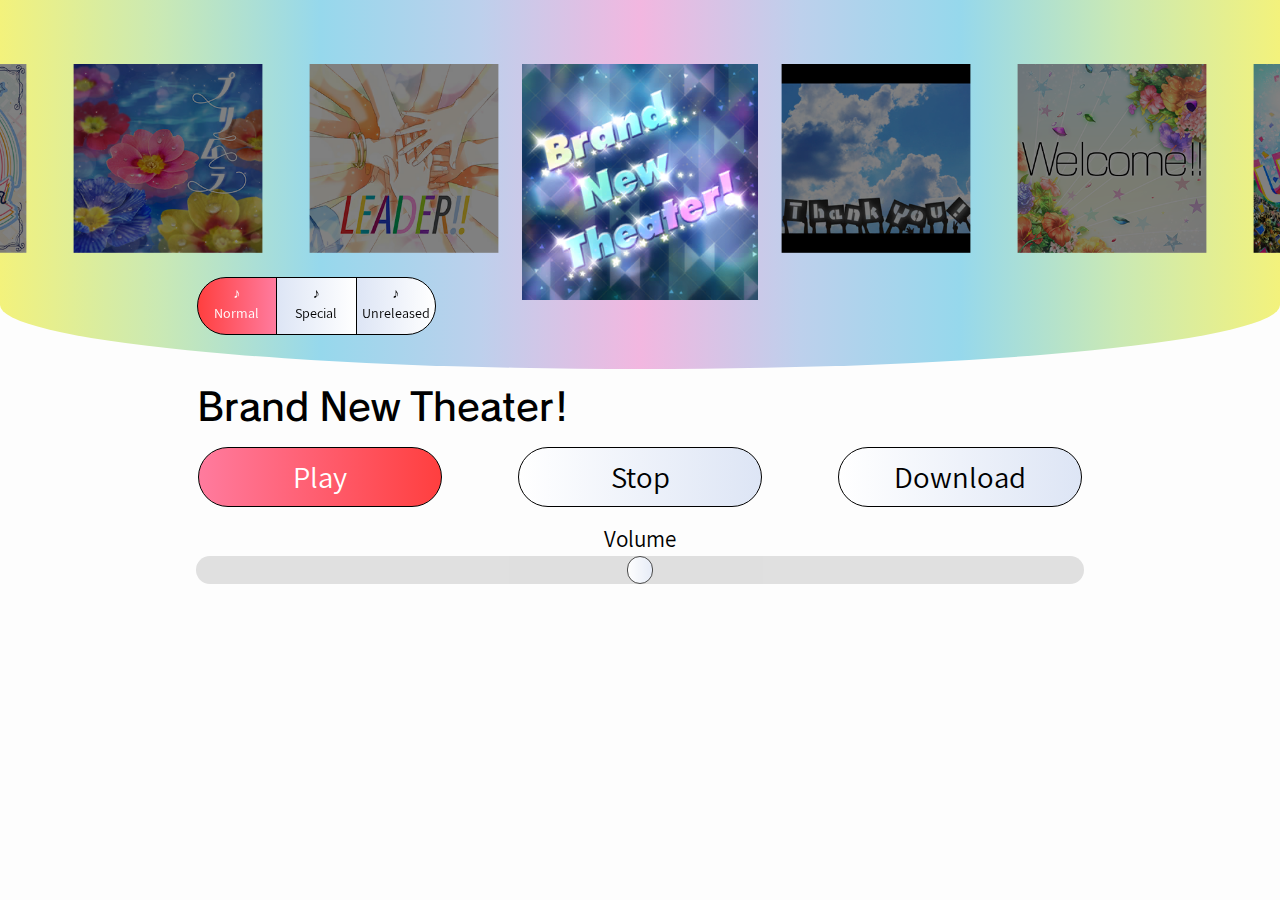
<file: music/inst/index.html>
<!DOCTYPE html>
<html>
<head>
  <title>Mirishita Instrumentals</title>
  <meta charset="UTF-8">
  <link rel="shortcut icon" type="image/x-icon" href="./favicon.ico"/>
  <link rel="stylesheet" type="text/css" href="./slick/slick.css">
  <style type="text/css">
    @font-face {
        font-family: Mirishita;
        src: url(./font/mirishita.ttf);
    }
  
    @font-face {
        font-family: Assistant;
        src: url(./font/assistant.ttf);
    }
    
	html, body {
	    font-family: Assistant;
        margin: 0;
        padding: 0;
		text-align: center;
		background-color: #FDFDFD;
    }

    * {
        box-sizing: border-box;
    }
	
	.sliderbackground {
		z-index: 0;
	}
	
    .slider {
        width: 100%;
        padding-top: 5%;
		z-index: 0;
    }
	
	.spacer {
		border-radius:0 0 100% 100%;
        margin-top: -5%;
        padding-bottom: 10%;
	}
	
	.all {
	    background: linear-gradient(to right, #F3F27C , #CAE9B4, #96D8EC, #BDD0EC, #F2B7E0, #BDD0EC, #96D8EC, #CAE9B4, #F3F27C);
	}
	
	.princess {
	    background: linear-gradient(to right, #E7B3A4 , #D8949F, #E690BA, #D8949F, #E7B3A4);
	}
	
	.fairy {
	    background: linear-gradient(to right, #90E8EF , #70B8DE, #6A9FEF, #70B8DE, #90E8EF);
	}
	
	.angel {
	    background: linear-gradient(to right, #D5F178 , #D7D26A, #E9CB73, #D7D26A, #D5F178);
	}
	
	.ex {
	    background: linear-gradient(to right, #B9EF8F , #80DF70, #6AEF75, #80DF70, #B9EF8F);
	}
	
    .slick-slide img {
      width: 100%;
    }

    .slick-prev:before,
    .slick-next:before {
      color: black;
    }

    .slick-slide {
      transition: all ease-in-out .3s;
	  filter: brightness(50%);
      transform: scale(.8) translateY(-12.5%);
    }

    .slick-current {
      transform: none;
	  filter: brightness(100%);
    }
	
	.nowplaying {
		margin-top: 1%;
		margin-left: 1%;
	    z-index: 1;
		position: relative;
	    float: left;
	    font-family: Assistant;
		font-size: 2vw;
	}
	
	.songname {
		margin-top: 2%;
	    font-family: Mirishita;
	    margin-left: 15.4%;
	    text-align: left;
		font-size: 3vw;
		line-height: 2.5ex;
		margin-bottom: 1%;
	}
	
	.button {
	    width: 19%;
	    font-family: Assistant;
		text-align: center;
        margin: 0% 3%;
		padding-top: 0.7%;
		padding-bottom: 0.7%;
		text-decoration: none;
		display: inline-block;
		font-size: 2.4vw;
		border-radius:5em;
		border: black;
		border-style: solid;
		border-width: thin;
	}
	
	label {
	    font-family: Assistant;
		text-align: center;
		font-size: 1.1vw;
		-webkit-touch-callout: none;
		-webkit-user-select: none;
		-khtml-user-select: none;
		-moz-user-select: none;
        -ms-user-select: none;
		user-select: none;
		line-height: 1.4em;
		padding-top: 1%;
		padding-bottom: 1.6%;
		border: black;
		border-style: solid;
		border-width: thin;
		display: inline-block;
	    background: linear-gradient(to right, #DDE5F5, #FFFFFF);
		margin-left: -1px;
	}
	
	.radiogroup {
		position: relative;
		width: 49.5%;
		margin-top: -7.2%;
		z-index: 1;
	}
	
	.leftbutton {
	    width: 12.7%;
		border-radius:5em 0em 0em 5em;
	}
	
	.middlebutton {
	    width: 12.7%;
		border-radius:0em;
	}
	
	.rightbutton {
	    width: 12.7%;
		border-radius:0em 5em 5em 0em;
	}
	
	.redbutton {
		color: white;
	    background: linear-gradient(to right, #FF7B9E , #FF3F3F);
	}
	
	.redbutton:active {
	    background: linear-gradient(to right, #E15D80 , #E12020);
	}
	
	.whitebutton {
		color: black;
	    background: linear-gradient(to right, #FFFFFF , #DDE5F5);
	}
	
	.whitebutton:active {
	    background: linear-gradient(to right, #E1E1E1 , #BFC7D7);
	}
	
	.volume-slider {
	    width: 100%;
		padding-top: 1.3%;
		text-align: center;
		color: black;
		display: inline-block;
		font-size: 1.8vw;
		text-decoration: none;
	}
	
	input[type=range] {
	    -webkit-appearance: none;
		appearance: none;
	    width: 69.3%;
		border-radius:5em;
		background: #d3d3d3;
		outline: none;
		opacity: 0.7;
		transition: opacity .2s;
	}
	
	input[type=range]::-moz-range-track {
		padding: 1.5% 0%;
		border-radius:5em;
		background: #d3d3d3;
	}
	
	input[type=range]::-ms-track {
		height: 0%;
		display: none;
	}

	input[type=range]:hover {
		opacity: 1;
	}
	
	input[type=range]::-webkit-slider-thumb {
	    -webkit-appearance: none;
		border: 1px solid #000000;
		padding: 1.45% 0%;
		height: 100%;
		width: 3%;
		border-radius:5em;
	    background: linear-gradient(to right, #FFFFFF , #DDE5F5);
		cursor: pointer;
		margin-top: 0%;
	}

	input[type=range]::-moz-range-thumb {
	    appearance: none;
		border: 1px solid #000000;
		padding: 0.9% 0%;
		height: 100%;
		width: 3%;
		border-radius:5em;
	    background: linear-gradient(to right, #FFFFFF , #DDE5F5);
		cursor: pointer;
	}

	input[type=range]::-ms-thumb {
		border: 1px solid #000000;
		padding: 100% 100%;
		height: 100%;
		width: 100%;
		border-radius:5em;
	    background: linear-gradient(to right, #FFFFFF , #DDE5F5);
		cursor: pointer;
	}
	
	input[type="radio"] {
	    display: none;
	}
	
	input[type="radio"]:checked+label { 
		color: white;
	    background: linear-gradient(to right, #FF3F3F, #FF7B9E);
	} 
  </style>
</head>
<body>
  <div class="nowplaying" id="np"></div>
  <div class="sliderbackground"><div class="slider" id="slickslider"></div></div>
  <div class="spacer" id="spacer"></div>
  <form autocomplete="off"><div class="radiogroup"><input id="songgroup0" name="songgroup" type="radio" value="0" checked="checked" onchange="changeGroup(this.value)"><label class="leftbutton" for="songgroup0">♪<br>Normal</label><input id="songgroup1" name="songgroup" type="radio" value="1" onchange="changeGroup(this.value)"><label class="middlebutton" for="songgroup1">♪<br>Special</label><input id="songgroup2" name="songgroup" type="radio" value="2" onchange="changeGroup(this.value)"><label class="rightbutton" for="songgroup2">♪<br>Unreleased</label></div></form><br>
  <div class="songname"></div>
    <button class="button redbutton" onclick="Play()">Play</button><button class="button whitebutton" onclick="Stop()">Stop</button><a id="mp3link" href="./mp3/bgm_inst_bnthtr.mp3"><button class="button whitebutton">Download</button></a><br>
  <div class="volume-slider">Volume<br>
    <input id="volslider" class="input" type="range" min="0" max="100.0" step=".1" value="50" oninput="SetVolume(this.value)" onchange="SetVolume(this.value)"></input>
  </div>
   
  <script src="https://code.jquery.com/jquery-2.2.0.min.js" type="text/javascript"></script>
  <script src="./slick/slick.js" type="text/javascript" charset="utf-8"></script>
  <script type="text/javascript">

if (!Array.prototype.includes) {
    Object.defineProperty(Array.prototype, "includes", {
        enumerable: false,
        value: function(obj) {
            var newArr = this.filter(function(el) {
                return el == obj;
            });
            return newArr.length > 0;
        }
    });
}

function addColor(songtype)
{
	$(".sliderbackground").addClass(songtype);
	$("#spacer").addClass(songtype);
}

function removeColor(songtype)
{
	$(".sliderbackground").removeClass(songtype);
	$("#spacer").removeClass(songtype);
}

var aud = document.createElement("AUDIO");
aud.onended = function() {
    $("#np").html("");
};

var jsondata, songdata, currsong;
var slidestoshow = 5;

$(document).on('ready', function() {
	$.getJSON("./songs.json", function(json) {
	    jsondata = json;
		initSlick(0);
	});
});

$('.slider').on('click', '.slick-slide', function (e) {
	e.stopPropagation();
	var index = $(this).data("slick-index");
	if ($('.slider').slick('slickCurrentSlide') !== index) {
	    $('.slider').slick('slickGoTo', index);
	}
});

$('.slider').on('wheel', (function(e) {
  e.preventDefault();

  if (e.originalEvent.deltaY > 0) {
    $(this).slick('slickNext');
  } else {
    $(this).slick('slickPrev');
  }
}));

$('.slider').on('beforeChange', function (e, slick, currSlide, nextSlide) {
	removeColor(currsong.type);
	currsong = songdata[nextSlide % songdata.length];
	addColor(currsong.type);
	$(".songname").html(currsong.longname);
	$("#mp3link").attr("href", "./mp3/bgm_inst_" + currsong.name + ".mp3");
});

function initSlick(index) {
	songdata = jsondata.songs[index];
	var generatedhtml = "";
	var j = 0;
	while(j < slidestoshow * 2)
	{
		$.each(songdata, function(i, data) {
			generatedhtml += '<div><img src="./jacket/jacket_' + data.name + '.png"></div>';
			++j;
		});
	}
	$("#slickslider").html(generatedhtml);
	if(currsong)
	{
		removeColor(currsong.type);
	}
	currsong = songdata[0];
	$(".songname").html(currsong.longname);
	addColor(currsong.type);
	$(".slider").slick({
		dots: false,
		infinite: true,
		centerMode: true,
		slidesToShow: slidestoshow,
		swipeToSlide: true,
		arrows: false,
		touchThreshold: 15
	});
}

function changeGroup(index) {
	$(".slider").slick("unslick");
	initSlick(index);
}

function Play() {
    aud.volume = Math.pow($("#volslider").val() / 100, 2.0);
    aud.setAttribute("src","./mp3/bgm_inst_" + currsong.name + ".mp3");
	aud.play();
	$("#np").html("▶ Now Playing: " + currsong.longname);
}

function Stop() {
    aud.pause();
	$("#np").html("");
}

function SetVolume(vol)
{
    aud.volume = Math.pow(vol / 100, 2.0);
}

</script>
</body>
</html>
</file>
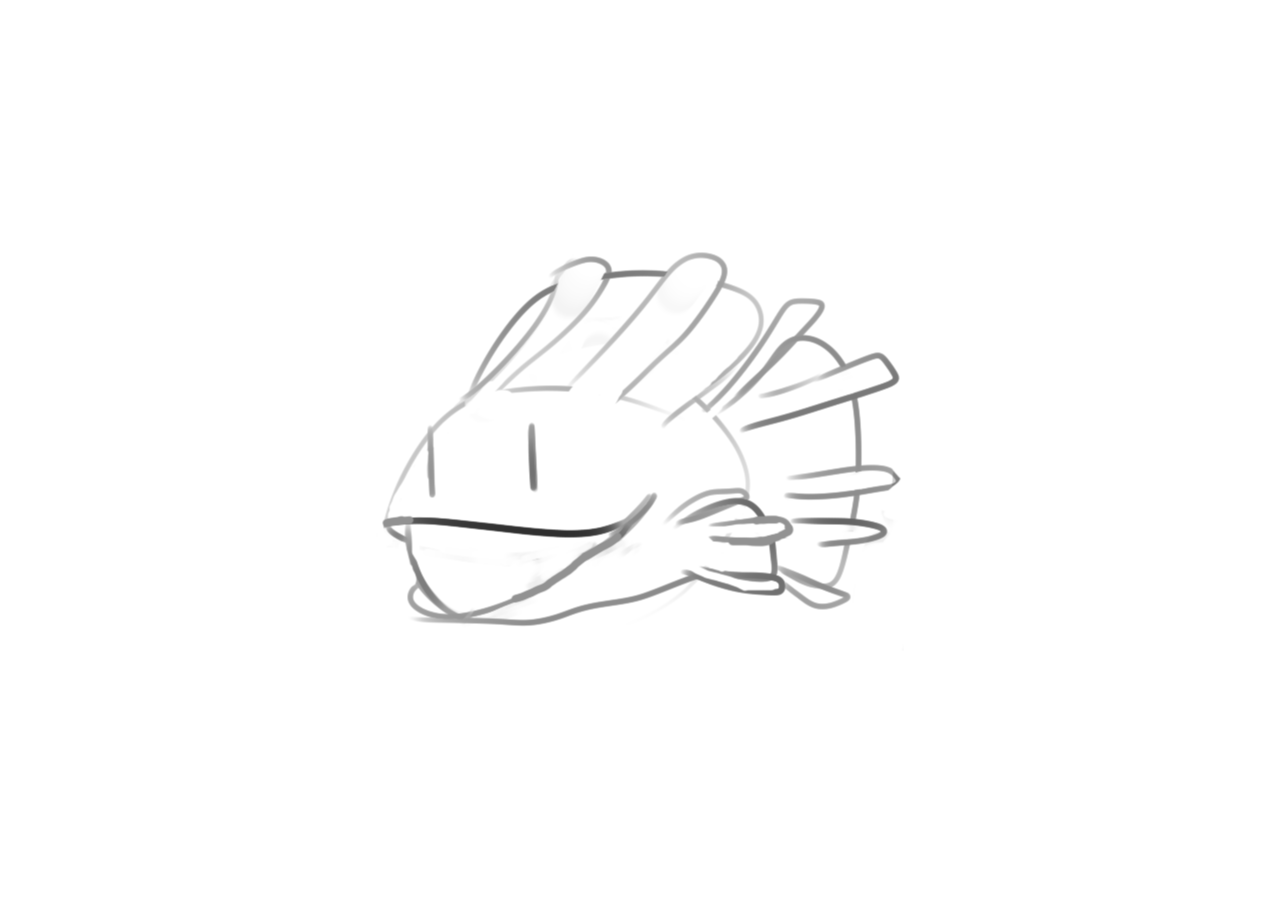
<file: index3.html>
<html>

<head>

<title>A site</title>

<style>
h1 {
    margin: 0;
    position: absolute;
    top: 50%;
    left: 50%;
    transform: translate(-50%, -50%);
}
</style>

</head>

<body>

<h1>
<a href="/dudu">
<img src="unknown.png" alt="DAGACHA">
</a>
</h1>

</body>

</html>
</file>
